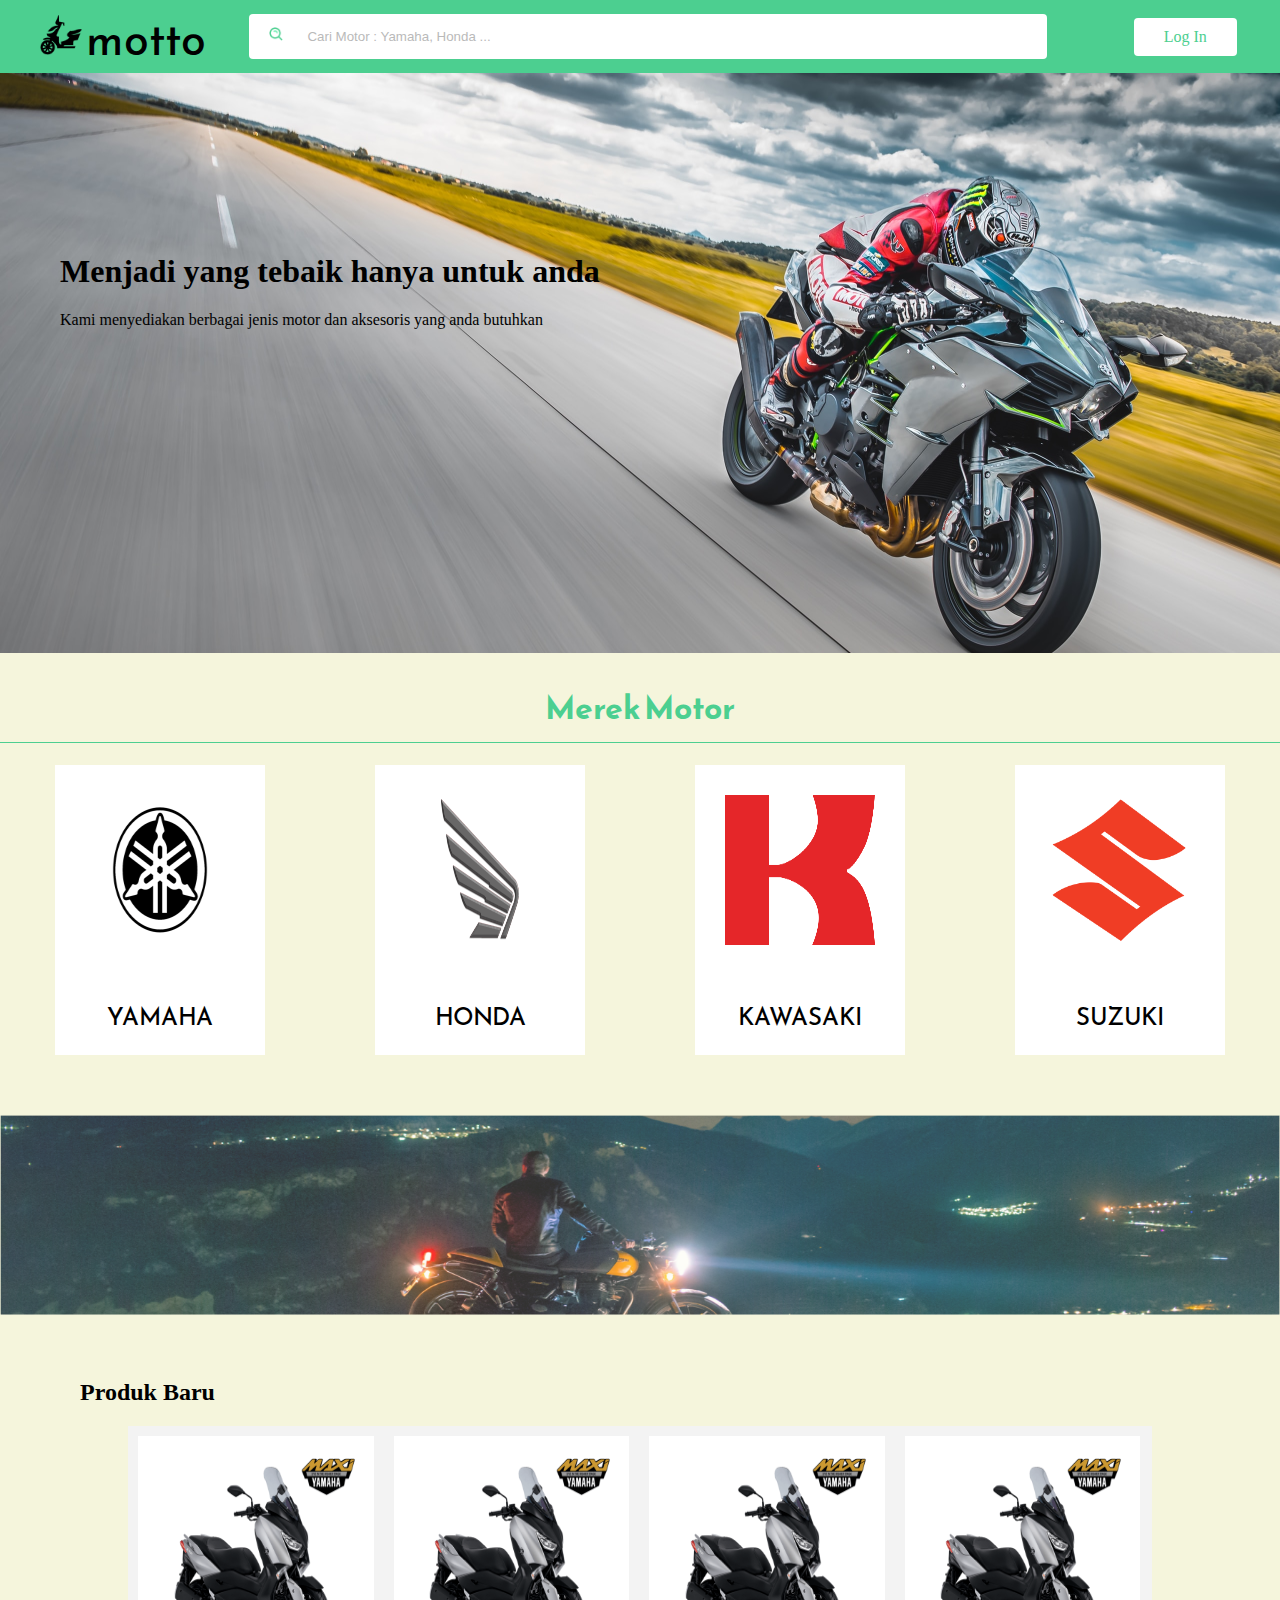
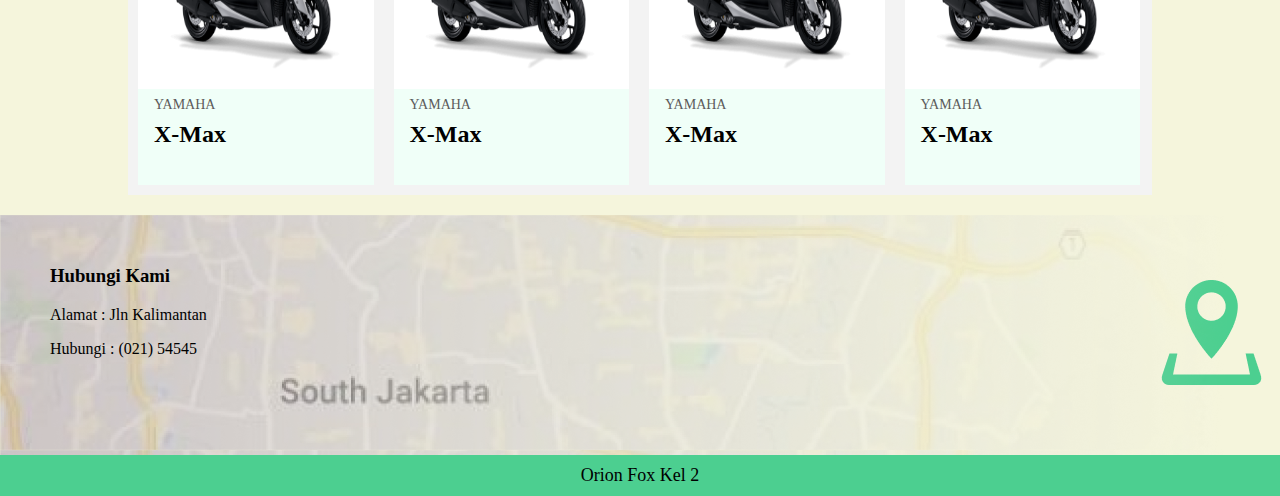
<file: index.html>
<!DOCTYPE html>
<html lang="en">

<head>
    <meta charset="UTF-8">
    <title>Home</title>
    <link rel="stylesheet" type="text/css" href="style.css">
    <link href="https://fonts.googleapis.com/css?family=Reem+Kufi&display=swap" rel="stylesheet">
</head>

<body>
    <header>
        <div class="logo">
            <img id="logo-img" src="img/logo.png">
            <a id="logo-type" href="">motto</a>
        </div>

        <div class="search-container">
            <form action="">
                <img id="search-ic" src="img/search-ic.png" width="16px" height="40px">
                <input id="txt" type="text" placeholder="Cari Motor : Yamaha, Honda ...">
            </form>
        </div>

        <div class="login">
            <a>Log In</a>
        </div>
    </header>

    <div class="hero">
        <h1>Menjadi yang tebaik hanya untuk anda</h1>
        <p>Kami menyediakan berbagai jenis motor dan aksesoris yang anda butuhkan</p>
    </div>

    <h1 id="merk">Merek Motor</h1>

    <section>
        <a href="yamaha.html">
            <img src="img/yamaha.png">
            <div class="title-merk">YAMAHA</div>
        </a>
        <a href="yamaha.html">
            <img src="img/honda.png">
            <div class="title-merk">HONDA</div>
        </a>
        <a href="yamaha.html">
            <img src="img/kawasaki.png">
            <div class="title-merk">KAWASAKI</div>
        </a>
        <a href="yamaha.html">
            <img src="img/suzuki.png">
            <div class="title-merk">SUZUKI</div>
        </a>
    </section>

    <div class="hero2">
        <img src="img/hero1.png">
    </div>

    <main>
        <div class="navigation">
            <h2>Produk Baru</h2>
        </div>
        <div class="list-matic">
            <div class="motor">
                <a href="detail.html">
                    <img src="img/xmax.png" />
                    <div class="keterangan">
                        <p>Yamaha</p>
                        <h3>X-Max</h3>
                    </div>
                </a>
            </div>
            <div class="motor">
                <a href="detail.html">
                    <img src="img/xmax.png" />
                    <div class="keterangan">
                        <p>Yamaha</p>
                        <h3>X-Max</h3>
                    </div>
                </a>
            </div>
            <div class="motor">
                <a href="detail.html">
                    <img src="img/xmax.png" />
                    <div class="keterangan">
                        <p>Yamaha</p>
                        <h3>X-Max</h3>
                    </div>
                </a>
            </div>
            <div class="motor">
                <a href="detail.html">
                    <img src="img/xmax.png" />
                    <div class="keterangan">
                        <p>Yamaha</p>
                        <h3>X-Max</h3>
                    </div>
                </a>
            </div>
        </div>
    </main>

    <footer>
        <div class="footer">
            <div class="hubungi">
                <h3>Hubungi Kami</h3>
                <p>Alamat : Jln Kalimantan</p>
                <p>Hubungi : (021) 54545</p>
            </div>

        </div>
        <div class="bawah">Orion Fox Kel 2</div>
    </footer>


</body>

</html>
</file>
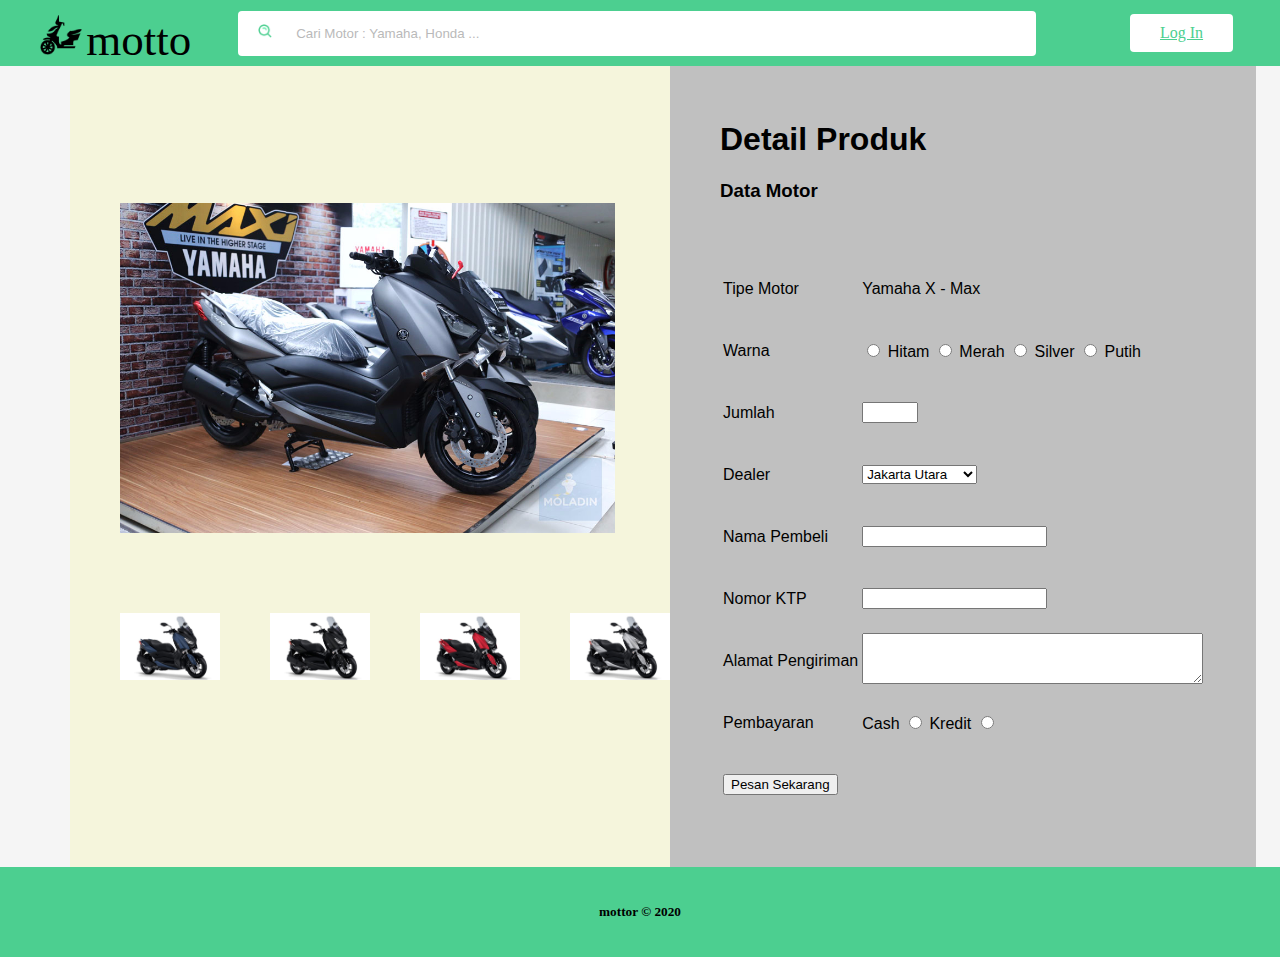
<file: form-pesan.html>
<!DOCTYPE html>
<!-- tes -->
<html>
    <head>
        <title>Pemesanan Motor</title>
        <link href="css/form-pesan.css" type="text/css" rel="stylesheet">
    </head>
<nav>

</nav>
<header>
    <div class="logo">
        <img id="logo-img" src="img/logo.png">
        <a id="logo-type" href="">motto</a>
    </div>

    <div class="search-container">
        <form action="">
            <img id="search-ic" src="img/search-ic.png" width="16px" height="40px">
            <input id="txt" type="text" placeholder="Cari Motor : Yamaha, Honda ...">
        </form>
    </div>

    <div class="login">
        <a href="./login.html">Log In</a>
    </div>
</header>
<body>
    <div id="history">
        <ul>
            <li><a href="./#">Motor</a></li>
            <li><a href="./#">Yamaha</a></li>
            <li><a href="./#">Matic</a></li>
            <li>X - Max</a></li>
        </ul>
    </div>
<div id="konten">
    
<!--Kode ini memuat gambar produk-->
<div id="gambar">
    <div>
        <img src="img/xmax.jpg" id="jumbo">
    </div>
    <div class="motor">
        <img src="img/biru.jpg" class="gm">
        <img src="img/hitam.jpg" class="gm">
        <img src="img/merah.jpg" class="gm">
        <img src="img/silver.jpg" class="gm">
    </div>
</div>

  
<!--Kode ini memuat informasi motor-->
<div id="detail-produk">
<form action="pemesanan.html" method="POST">
<h1>Detail Produk</h1>
<div id="nama">     
        <h3>Data Motor</h3>
</div>
<!--Kode Radiobox Warna-->
    <section>
<table id="t2">
        <tr>
            <td>Tipe Motor</td>
            <td>Yamaha X - Max</td>
        </tr>
        <tr>
        <td>
            <span>Warna</span>
        </td>
        <td>
        <input type="radio" name="warna" id="hitam" value="hitam">
            <label for="hitam">Hitam</label>
        <input type="radio" name="warna" id="merah" value="merah">
            <label for="merah">Merah</label>
        <input type="radio" name="warna" id="silver" value="silver">
            <label for="silver">Silver</label>
        <input type="radio" name="warna" id="putih" value="putih">
            <label for="putih">Putih</label>
        </td>   
        </tr>
    </section>
<!--Kode Input Jumlah Barang-->
    <section>
    <tr>
        <td>
        <label for="jumlah">Jumlah</label>
        </td>
        <td>
        <input type="number" name="jumlah" id="jumlah" min="1" max="20" required>
        </td>
    </tr>
    </section>
<!--Kode Dropdown Daerah-->
    <section>
        <tr>
        <td>    
        <label>Dealer</label>
        </td>
        <td>
            <select name="daerah" id="daerah">
                <option value="jakarta-utara">Jakarta Utara</option>
                <option value="jakarta-timur">Jakarta Timur</option>
                <option value="jakarta-selatan">Jakarta Selatan</option>
                <option value="jakarta-barat">Jakarta Barat</option>
                <option value="jakarta-pusat">Jakarta Pusat</option>
            </select>
        </td>
        </tr>
    </section>
<!--Kode Text Input Nama Pembeli-->
    <section>
    <tr>
        <td>
        <label for="pembeli">Nama Pembeli</label>
        </td>
        <td>
        <input type="text" name="pembeli" id="pembeli" required>
        </td>
    </tr>
    </section>
<!--Kode Text Input KTP-->
    <section>
    <tr>
        <td>
        <label for="nik">Nomor KTP</label>
        </td>
        <td>
        <input type="text" name="nik" id="nik" pattern="[0-9]{14,16}" required>
        </td>
    </tr>
    </section>
<!--Kode Text Area Alamat Pengiriman-->
    <section>
    <tr>
        <td>
        <label for="alamat">Alamat Pengiriman</label>
        </td>
        <br>
        <td>
        <textarea id="alamat" name="alamat" rows="3" cols="40" required>

        </textarea>
        </td>
    </tr>
    </section>
<!--Kode Radiobox Pembayaran-->
    <section>
    <tr>
        <td>
        <span>Pembayaran</span>
        </td>
        <br>
        <td>
        <label for="cash">Cash</label>
        <input type="radio" name="bayar" id="cash" value="cash">
        <label for="cicilan">Kredit</label>
        <input type="radio" name="bayar" id="cicilan" value="cicilan">
        </td>
    </tr>
    </section>
    <section class="pesan">
    <tr>
        <td colspan="2">
        <input type="submit" value="Pesan Sekarang">
        </td>
    </tr>
    </section>
</table>
</form>
</div>
</div>
    </body>
    <footer>
        <h5>mottor &copy; 2020</h5>
    </footer>

</html>
</file>
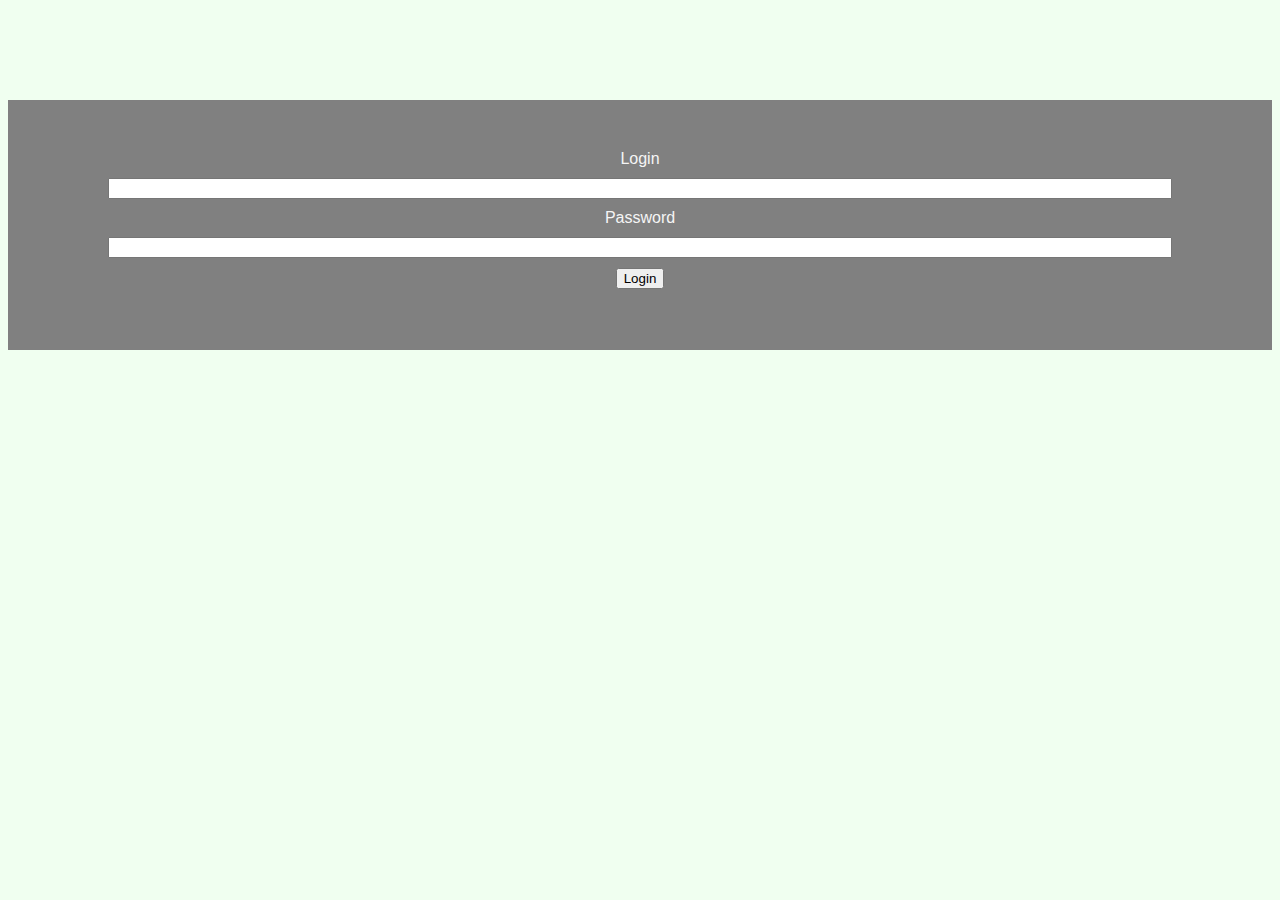
<file: login.html>
<!DOCTYPE html>
<html>
    <head>
        <title>Login</title>
        <link rel="stylesheet" href="css/login.css" type="text/css">
    </head>
    <body>
        <div id="box">
            <form action="./form-pesan.html" method="POST">
                <label for="login">Login</label>
                <input type="text" name="login" minlength="8" maxlength="16">
                <label for="pass">Password</label>
                <input type="password" name="pass" id="pass" minlength="8" maxlength="16">
                <section class="login2">
                <input type="submit" value="Login">
                </section>
            </form>
        </div>    
    </body>
</html>
</file>
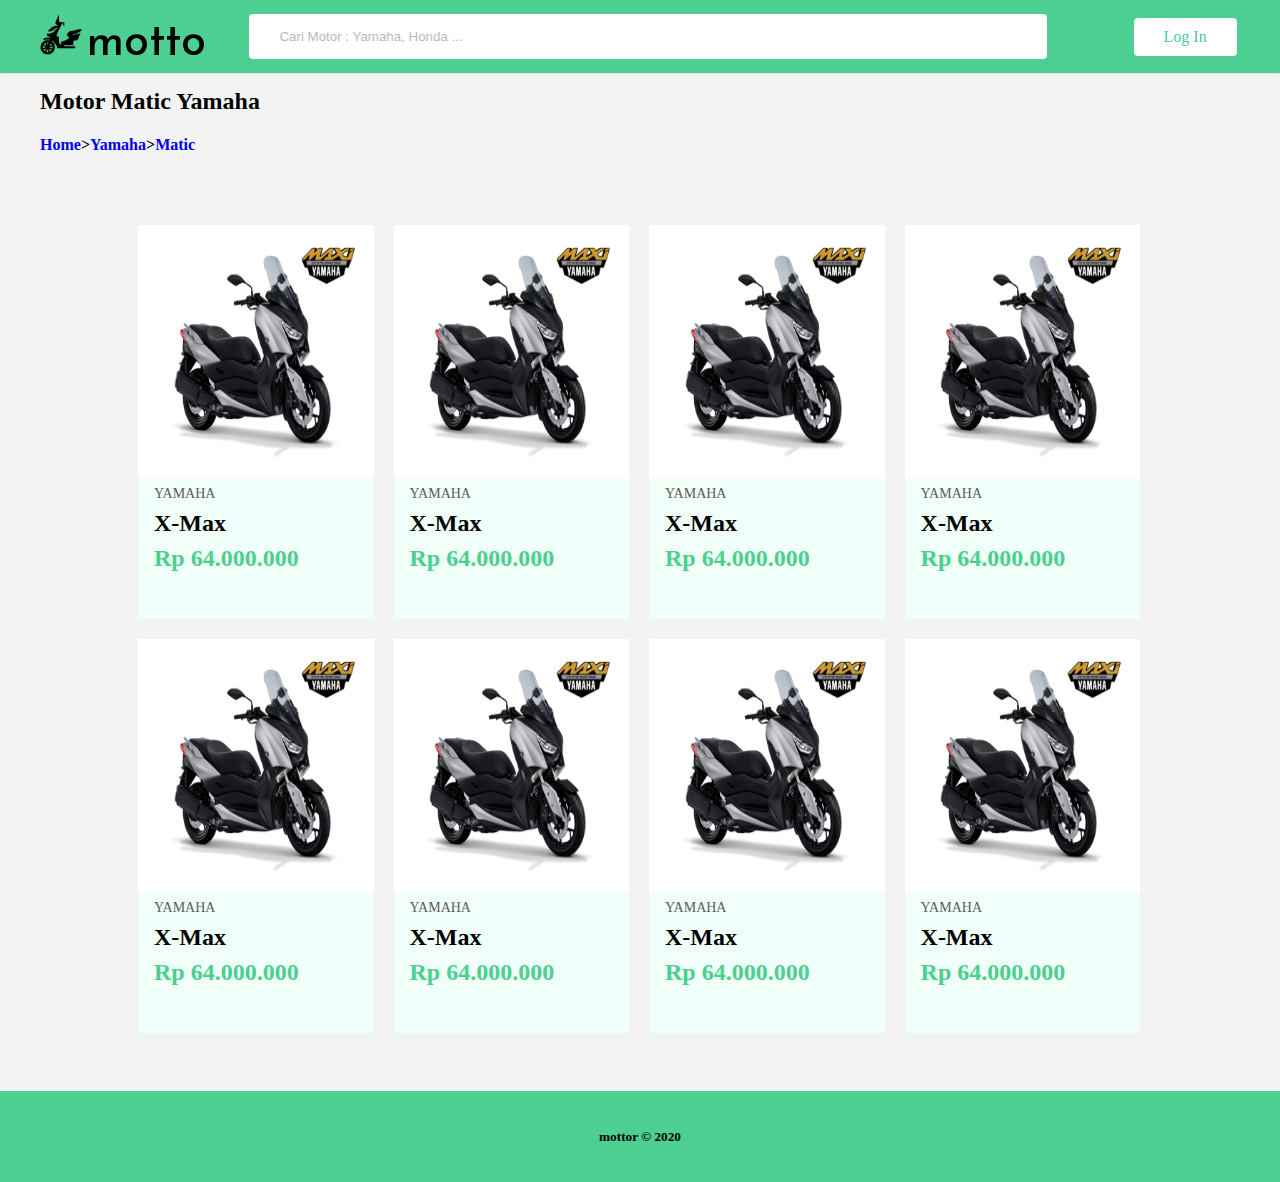
<file: matic.html>
<!DOCTYPE html>
<html>
    <head>
        <title>Motor Matic Yamaha</title>
        <link rel="stylesheet" href="css/maticstyle.css" type="text/css">
        <link href="https://fonts.googleapis.com/css?family=Reem+Kufi&display=swap" rel="stylesheet">
    </head>
    <body>
        <header>
            <div class="logo">
                <img id="logo-img" src="img/logo.png">
                <a id="logo-type" href="">motto</a>
            </div>
            
            <div class="search-container">
                <form action="">
                    <input id="txt" type="text" placeholder="Cari Motor : Yamaha, Honda ...">
                </form>
            </div>
            
            <div class="login">
                <a>Log In</a>
            </div>
        </header>
        <main>
            <div class="navigation">
                <h2>Motor Matic Yamaha</h2>
                <h4><a href="./index.html">Home</a>><a href="./yamaha.html">Yamaha</a>><a href="#">Matic</a></h4>
            </div>
            <div class="list-matic">
                <a href="./detail.html">
                <div class="motor">
                    <img src="img/xmax.png" />
                    <div class="keterangan">
                        <p>Yamaha</p>
                        <h3>X-Max</h3>
                        <h2>Rp 64.000.000</h2>
                    </div>
                </div>
                </a>
                <div class="motor">
                    <img src="img/xmax.png" />
                    <div class="keterangan">
                        <p>Yamaha</p>
                        <h3>X-Max</h3>
                        <h2>Rp 64.000.000</h2>
                    </div>
                </div>
                <div class="motor">
                    <img src="img/xmax.png" />
                    <div class="keterangan">
                        <p>Yamaha</p>
                        <h3>X-Max</h3>
                        <h2>Rp 64.000.000</h2>
                    </div>
                </div>
                <div class="motor">
                    <img src="img/xmax.png" />
                    <div class="keterangan">
                        <p>Yamaha</p>
                        <h3>X-Max</h3>
                        <h2>Rp 64.000.000</h2>
                    </div>
                </div>
                <div class="motor">
                    <img src="img/xmax.png" />
                    <div class="keterangan">
                        <p>Yamaha</p>
                        <h3>X-Max</h3>
                        <h2>Rp 64.000.000</h2>
                    </div>
                </div>
                <div class="motor">
                    <img src="img/xmax.png" />
                    <div class="keterangan">
                        <p>Yamaha</p>
                        <h3>X-Max</h3>
                        <h2>Rp 64.000.000</h2>
                    </div>
                </div>
                <div class="motor">
                    <img src="img/xmax.png" />
                    <div class="keterangan">
                        <p>Yamaha</p>
                        <h3>X-Max</h3>
                        <h2>Rp 64.000.000</h2>
                    </div>
                </div>
                <div class="motor">
                    <img src="img/xmax.png" />
                    <div class="keterangan">
                        <p>Yamaha</p>
                        <h3>X-Max</h3>
                        <h2>Rp 64.000.000</h2>
                    </div>
                </div>
            </div>
        </main>
        <footer>
            <h5>mottor &copy; 2020</h5>
        </footer>
    </body>
</html>
</file>
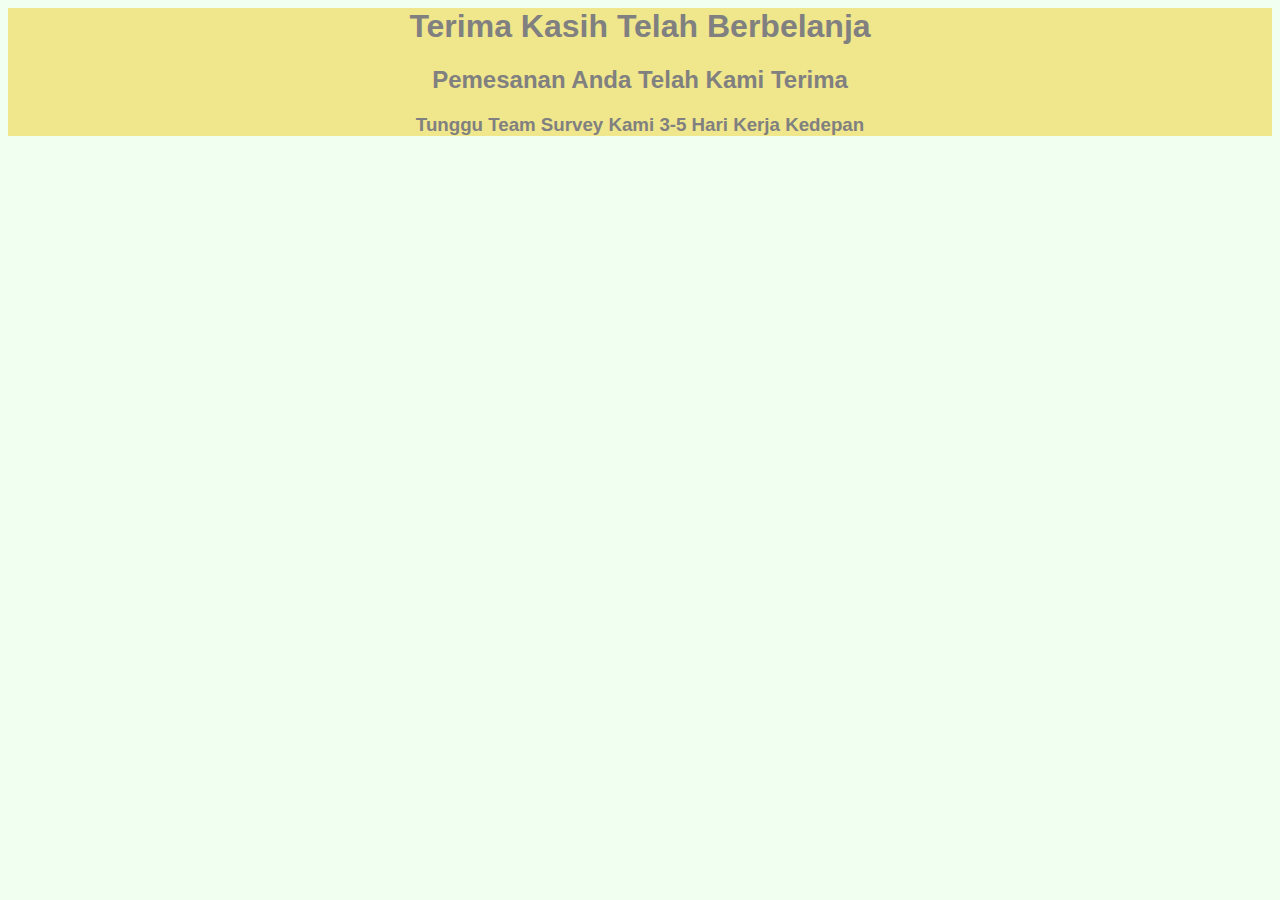
<file: pemesanan.html>
<DOCTYPE html>
<html>
    <head>
        <link rel="stylesheet" type="text/css" href="css/pemesanan.css">
    </head>
        <body id="pemesanan">
            <header>
                <h1>Terima Kasih Telah Berbelanja</h1>
                <h2>Pemesanan Anda Telah Kami Terima</h2>
                <h3>Tunggu Team Survey Kami 3-5 Hari Kerja Kedepan</h3>
            </header>
        </body>
    
</html>
</file>
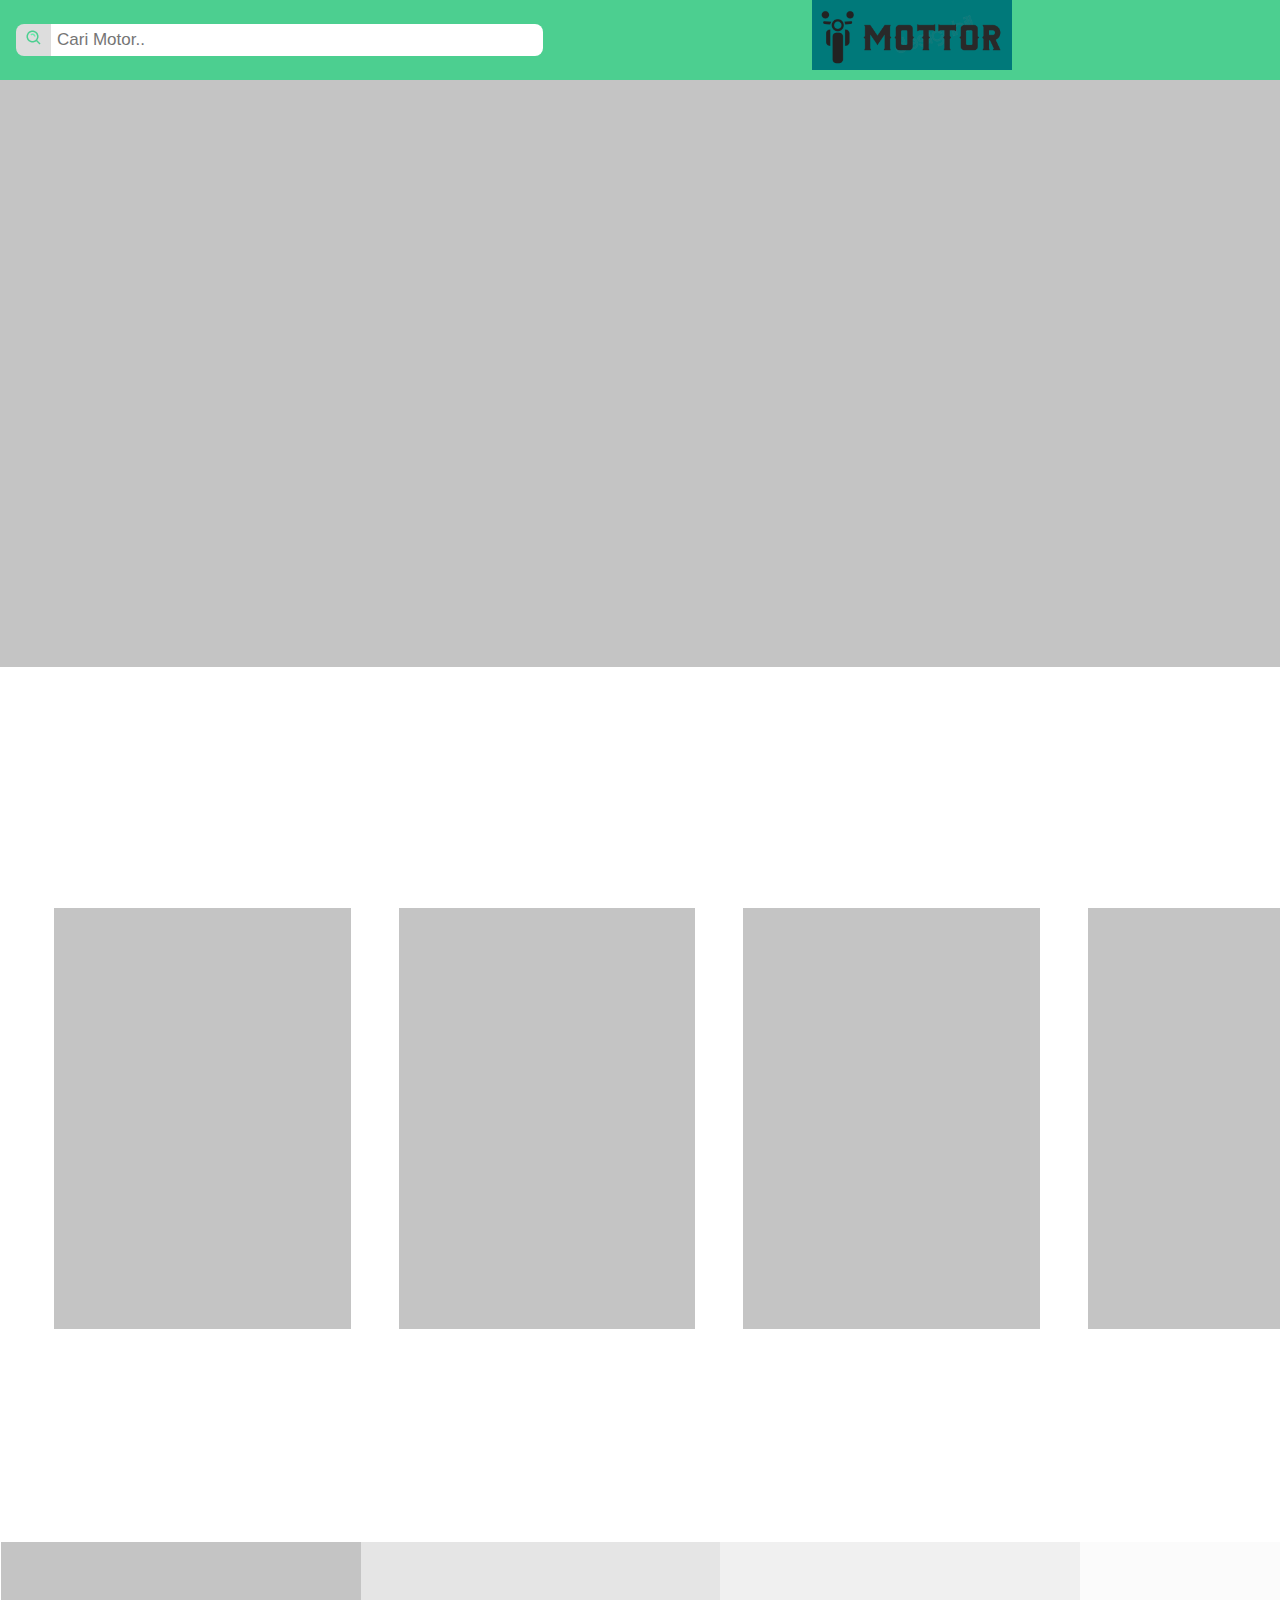
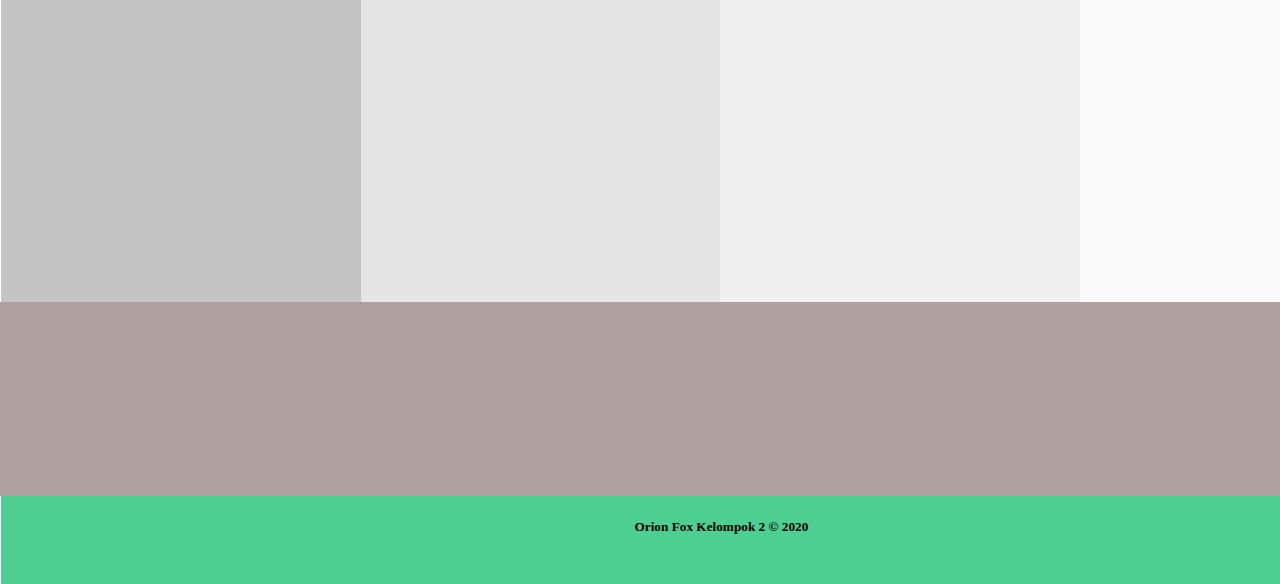
<file: yamaha.html>
<!DOCTYPE html>
<html>

<head>
    <title>Jenis Motor</title>
    <link rel="stylesheet" href="./css/ismail.css" type="text/css">
</head>
<body>
    <header>
        <img id="logo" src="img/logobaru.png" width="200px" />
            <a href="#" class="tombol tombol-login">Log in</a>
            <div class="search-container">
                <form action="#">
                  <input type="text" placeholder="Cari Motor.." name="search">
                  <button type="submit"><img src="img/search.png"></button>
                </form>
            </div>
    </header>
    <div id="wrapper">
        <div id="banner">
            
        </div>
        <div class="type1">

        </div>
        <div class="type2">

        </div>
        <div class="type3">

        </div>
        <div class="type4">

        </div>
        <div class="aside1">

        </div>
        <div class="aside2">

        </div>
        <div class="aside3">

        </div>
        <div class="aside4">

        </div>
        <article>

        </article>>
    </div>
    <footer>
        <h5>Orion Fox Kelompok 2 &copy; 2020</h5>
    </footer>
</body>

</html>
</file>
<file: style.css>
header {
    display: inline-flex;
    background-color: #4CCF90;
    width: 100%;
    top: 0;
    left: 0;
}

.logo {
    margin-left: 40px;
    
}

#logo-img {
    margin-top: 15px;
    height: 40px;
}

#logo-type {
    font-family: "Reem kufi";
    font-size: 45px;
    color: black;
    text-decoration: none;
    transform: translateY(-20%);
}

.search-container{
background-color: white;
margin: auto;
border-radius: 4px;
width: 60%;
padding: 5px 10px 5px 20px;
}

#search-ic{
    width: 14px;
    height: 14px;
    margin-right: 10px;
}

#txt {
    text-decoration: none;
    width: 93%;
    border: none;
    padding: 10px;
    opacity: 0.5;
}


.login {
    height: 100%;
    margin: auto;
    background-color: white;
    padding: 10px 30px 10px 30px;
    border-radius: 4px;
}

.login a {
    font-size: 16px;
    color: #4CCF90;
}

body {
    margin: 0px;
    background-color: beige;
}


.hero {
    background-image: url("img/hero.jpg");
    height: 400px;
    top: 0;
    padding: 180px 0px 0px 60px;
    color: black;
}

.hero h1 {
    margin-top: 0%;
    
    text-size-adjust: 120px;
    width: 50%;
    
}

#merk {
    font-family: "reem kufi";
    color: #4CCF90;
    text-align: center;
    padding: 10px;
    border-bottom: 1px solid #4CCF90;
    border-inline-start-width: 40px;
}

section {
    display: inline-flex;
    width: 100%;
    margin-bottom: 60px;
}


section img {
    width: 150px;
    height: 150px;
    padding: 30px;
}

section a {
    text-align: center;
    text-decoration: none;
    /* margin-bottom: 50px; */
    margin-right: auto;
    margin-left: auto;
    background-color: white;
}

section a:hover {
    box-shadow: 5px 5px 5px 5px #4CCF90;
    opacity: 50%;
}

.title-merk {
    margin-top: 20px;
    margin-bottom: 20px;
    color: black;
    font-family: "reem kufi";
    font-size: 24px;
}

.hero2 img {
    width: 100%;
    height: 200px;
    background-size: contain;
}

/* tambahan */

.navigation{
    margin: 60px 0 0 80px;
}

.list-matic {
    width: 80%;
    margin: 8px auto 20px auto;
    background-color: #f3f3f3;
    padding: 20;
    overflow: hidden;
}


.motor {
    padding: 0px;
    padding-top: 20px;
    float: left;
    width: 200px;
    margin: 10px;
    width: 23%;
    background-color: white;
}

.motor:hover {
    box-shadow: 5px 5px 5px 5px #888888;
}


.keterangan {
    background-color: #F0FFF8;
    height: 80px;
    margin: 8px 0px 0px 0px;
    padding: 8px;
}


.keterangan p {
    text-transform: uppercase;
    font-size: 14px;
    margin: 0px 8px;
    color: #5b5b5b;
}

.keterangan h3 {
    font-size: 24px;
    margin: 8px 8px;
}

.keterangan h2 {
    margin: 8px 8px;
    color: #4ccf90;
}

.motor img
{
    width: 200px;
    height: 225px;
    display: block;
    background-color: white;
    margin-right: auto;
    margin-left: auto;
}

.motor a {
    text-decoration: none;
    color: black;
}

/* selesai tambahan */

.footer {
    background-image: url("img/lokasi.png");
    height: 180px;
    padding: 30px;
}

.hubungi {
    margin: 20px;
}

.bawah {
    background-color: #4CCF90;
    text-align: center;
    font-size: 18px;
    padding: 10px;
}
</file>
<file: css/form-pesan.css>
/* tes */
body {
    background-color: whitesmoke;
    height: 100%;
    width: 100%;
    margin: 0;
}

#pemesanan {
    background-color: gray;
    margin: auto;
    margin-left: 70px;
    margin-right: 70px;
}

li {
    list-style-type: none;
    margin-right: 25px;
    text-align: right;
    display: inline-flex;
}

#t2 {
    height: 70px;
    width: max-content;
}

tr {
    height: 60px;
    width: 200px;
    margin: auto;
}
#konten {
    display: inline-flex;
    margin-right: 70px;
    margin-left: 70px;    
    background-color: beige;
}

#gambar {
    display: grid;
    grid-template-rows: 400px 100px;
    grid-row-gap: 10px;
    margin: auto;
    margin-left: 50px;
}

.motor {
    display: grid;
    grid-template-columns: auto auto auto auto;
    grid-gap: 50px;
}
.motor :hover {
    box-shadow: 5px 5px 5px 5px #888888;
}


.gm {
    width: 100px;

}

#jumbo{
    width: 90%;
    
}

#detail-produk {
    padding: 50px;
    margin: auto;
    font-family: 'Gill Sans', 'Gill Sans MT', Calibri, 'Trebuchet MS', sans-serif;
    color:black;
    background-color: silver;   
}

footer {
    background-color: #4ccf90;
    text-align: center;
    padding: 15px 15px;
}

header {
    display: inline-flex;
    background-color: #4CCF90;
    width: 100%;
    top: 0;
    left: 0;
    position: fixed;
}

.logo {
    margin-left: 40px;
    
}

#logo-img {
    margin-top: 15px;
    height: 40px;
}

#logo-type {
    font-family: "Reem kufi";
    font-size: 45px;
    color: black;
    text-decoration: none;
    transform: translateY(-20%);
}

.search-container{
background-color: white;
margin: auto;
border-radius: 4px;
width: 60%;
padding: 5px 10px 5px 20px;
}

#search-ic{
    width: 14px;
    height: 14px;
    margin-right: 10px;
}

#txt {
    text-decoration: none;
    width: 93%;
    border: none;
    padding: 10px;
    opacity: 0.5;
}


.login {
    height: 100%;
    margin: auto;
    background-color: white;
    padding: 10px 30px 10px 30px;
    border-radius: 4px;
}

.login a {
    font-size: 16px;
    color: #4CCF90;
}
</file>
<file: css/login.css>
body {
    background-color: honeydew;
    height: auto;
}

#box {
    height: 250px;
    weight: 250px;
    background-color: gray;
    text-align: center;
    color: whitesmoke;
    font-family: Arial, Helvetica, sans-serif;
    margin-top: 100px;
}

form {
    text-align: center;
    display: grid;
    grid-template-rows: auto auto auto auto;
    grid-gap: 10px;
    padding-left: 100px;
    padding-right: 100px;
    padding-top: 50px;
}
</file>
<file: css/maticstyle.css>
/*css untuk motor matic yamaha*/

.list-matic {
    width: 80%;
    margin: 8px auto;
    background-color: #f3f3f3;
    padding: 24px;
    overflow: hidden;
}

.motor {
    padding: 0px;
    padding-top: 20px;
    float: left;
    width: 23%;
    margin: 10px;
    background-color: white;
}

.motor:hover {
    box-shadow: 5px 5px 5px 5px #888888;
}


.keterangan {
    background-color: #F0FFF8;
    height: 125px;
    margin: 8px 0px 0px 0px;
    padding: 8px;
}


.keterangan p {
    text-transform: uppercase;
    font-size: 14px;
    margin: 0px 8px;
    color: #5b5b5b;
}

.keterangan h3 {
    font-size: 24px;
    margin: 8px 8px;
}

.keterangan h2 {
    margin: 8px 8px;
    color: #4ccf90;
}

body {
    margin: 0;
}

.motor img
{
    width: 200px;
    height: 225px;
    display: block;
    background-color: white;
    margin-right: auto;
    margin-left: auto;
}

footer {
    background-color: #4ccf90;
    text-align: center;
    padding: 15px 15px;
}

/* header {
    overflow: hidden;
    background-color: #4ccf90;
    position: fixed;
    top : 0;
    width: 100%;
    height: 82px;
    box-shadow: 0 2px 2px -2px rgba(0,0,0,.2);
} */

header {
    display: inline-flex;
    background-color: #4CCF90;
    width: 100%;
    top: 0;
    left: 0;
    position: fixed;
    box-shadow: 0 2px 2px -2px rgba(0,0,0,.2);
}

.logo {
    margin-left: 40px;
    
}

#logo-img {
    margin-top: 15px;
    height: 40px;
}

#logo-type {
    font-family: "Reem kufi";
    font-size: 45px;
    color: black;
    text-decoration: none;
    transform: translateY(-20%);
}

.search-container{
background-color: white;
margin: auto;
border-radius: 4px;
width: 60%;
padding: 5px 10px 5px 20px;
}

#search-ic{
    width: 14px;
    height: 14px;
    margin-right: 10px;
}
.login {
    height: 100%;
    margin: auto;
    background-color: white;
    padding: 10px 30px 10px 30px;
    border-radius: 4px;
}

.login a {
    font-size: 16px;
    color: #4CCF90;
}

#txt {
    text-decoration: none;
    width: 93%;
    border: none;
    padding: 10px;
    opacity: 0.5;
}

main {
    margin-top: 60px;
    background-color: #f3f3f3;
    padding-bottom: 16px;
}

.navigation {
    width: 80%;
    margin: 0px 32px;
    padding: 8px;
  }

h4 a {
      text-decoration: none;
  }

.list-matic a {
    text-decoration: none;
    color: black;
}

/*#007979*/
/*4CCF90*/
</file>
<file: css/pemesanan.css>
body {
    background-color: honeydew;

}

header {
    background-color: khaki;
    font-family: Arial, Helvetica, sans-serif;
    margin: auto;
    text-align: center;
    color: gray;
    position: relative;
}

h1 {
    font-weight: bold;
}
</file>
<file: css/ismail.css>
/*css ismail*/
body{
    text-align: center;
}

#wrapper{
    text-align: left;
    width: 100%;
    margin: 0 auto;
    justify-content: center;
}

/*header*/
header{
    position: absolute;
    width: 1440px;
    height: 80px;
    left: 0px;
    top: 0px;

    background: #4CCF90;
}

header .search-container{
    float: left;
    margin-left: 16px;
  }
  
header input[type=text]{
    padding: 6px;
    margin-top: 24px;
    font-size: 17px;
    border: none;
    width: 480px;
    border-top-right-radius: 8px;
    border-bottom-right-radius: 8px;
  }
  
header .search-container button{
    float: left;
    padding: 6px 10px;
    margin-top: 24px;
    margin-right: 0px;
    background: #ddd;
    font-size: 17px;
    border: none;
    cursor: pointer;
    border-top-left-radius: 8px;
    border-bottom-left-radius: 8px;
  }

.tombol{
      text-decoration: none;
      border-radius: 8px;
      padding: 8px;
      width: 80px;
      margin: 20px 32px;
      text-align: center;
      color: black;
      float: right;
}
   
  .tombol-login{
      background-color: white;
}


/*section*/
#banner{
    position: absolute;
    width: 1440px;
    height: 586.61px;
    left: 0px;
    top: 80px;
    
    background: #C4C4C4;
}

/*product*/
.type1{
    position: absolute;
    width: 296.74px;
    height: 420.84px;
    left: 53.86px;
    top: 908.13px;
    
    background: #C4C4C4;
}

.type2{
    position: absolute;
    width: 296.74px;
    height: 420.84px;
    left: 398.58px;
    top: 908.13px;
    
    background: #C4C4C4;
}

.type3{
    position: absolute;
    width: 296.74px;
    height: 420.84px;
    left: 743.29px;
    top: 908.13px;
    
    background: #C4C4C4;
}

.type4{
    position: absolute;
    width: 296.74px;
    height: 420.84px;
    left: 1088px;
    top: 908.13px;
    
    background: #C4C4C4;
}

/*aside*/
.aside1{
    position: absolute;
    width: 360px;
    height: 360px;
    left: 1.4px;
    top: 1541.62px;
    
    background: #C4C4C4;
}

.aside2{
    position: absolute;
    width: 360px;
    height: 360px;
    left: 360.93px;
    top: 1541.62px;
    
    background: #E5E5E5;
}

.aside3{
    position: absolute;
    width: 360px;
    height: 360px;
    left: 720.47px;
    top: 1541.62px;
    
    background: #F0F0F0;
}

.aside4{
    position: absolute;
    width: 360px;
    height: 360px;
    left: 1080px;
    top: 1541.62px;
    
    background: #FBFBFB;
}

/*article*/
article{
    position: absolute;
    width: 1440px;
    height: 194.76px;
    left: 0px;
    top: 1901.62px;
    
    background: #B0A1A1;
}

/*footer*/
footer{
    position: absolute;
    width: 1440px;
    height: 87.76px;
    left: 1.4px;
    top: 2096.39px;  
    background: #4CCF90;
    text-align: center;
}
</file>
